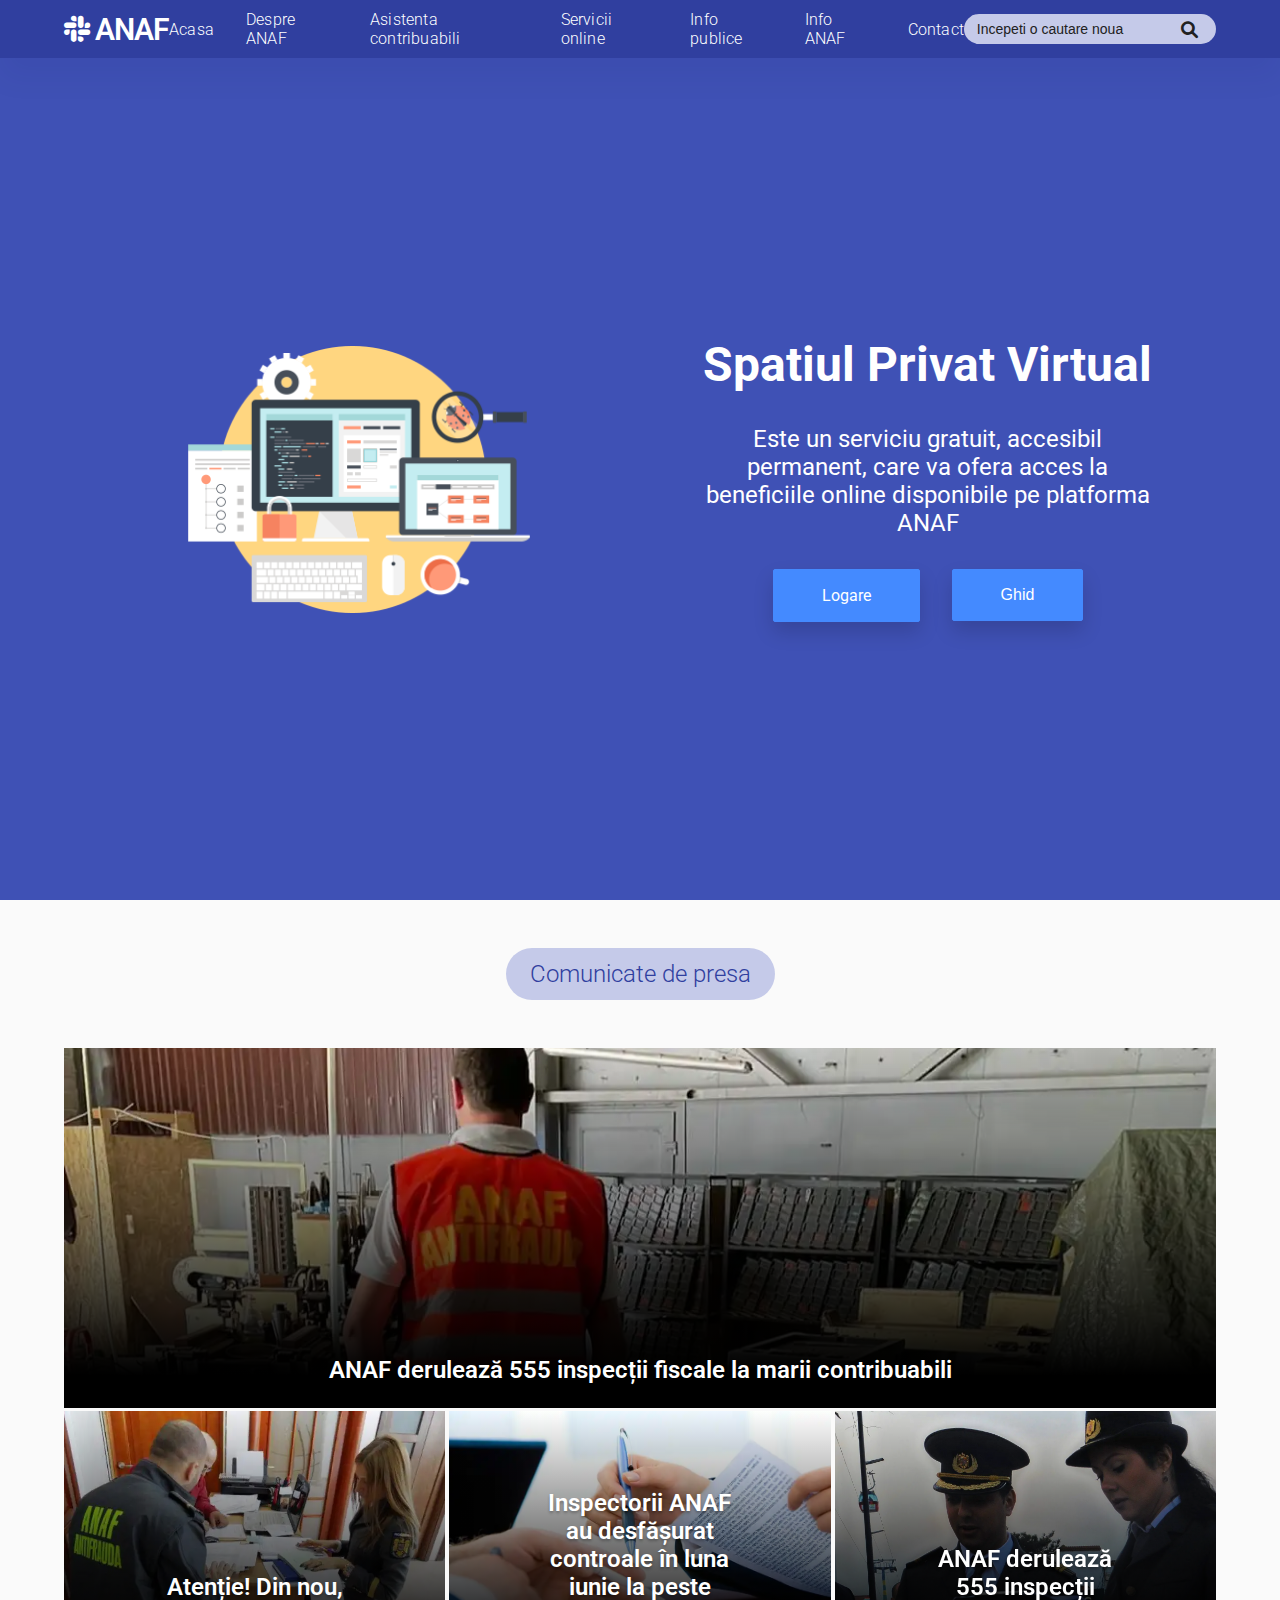
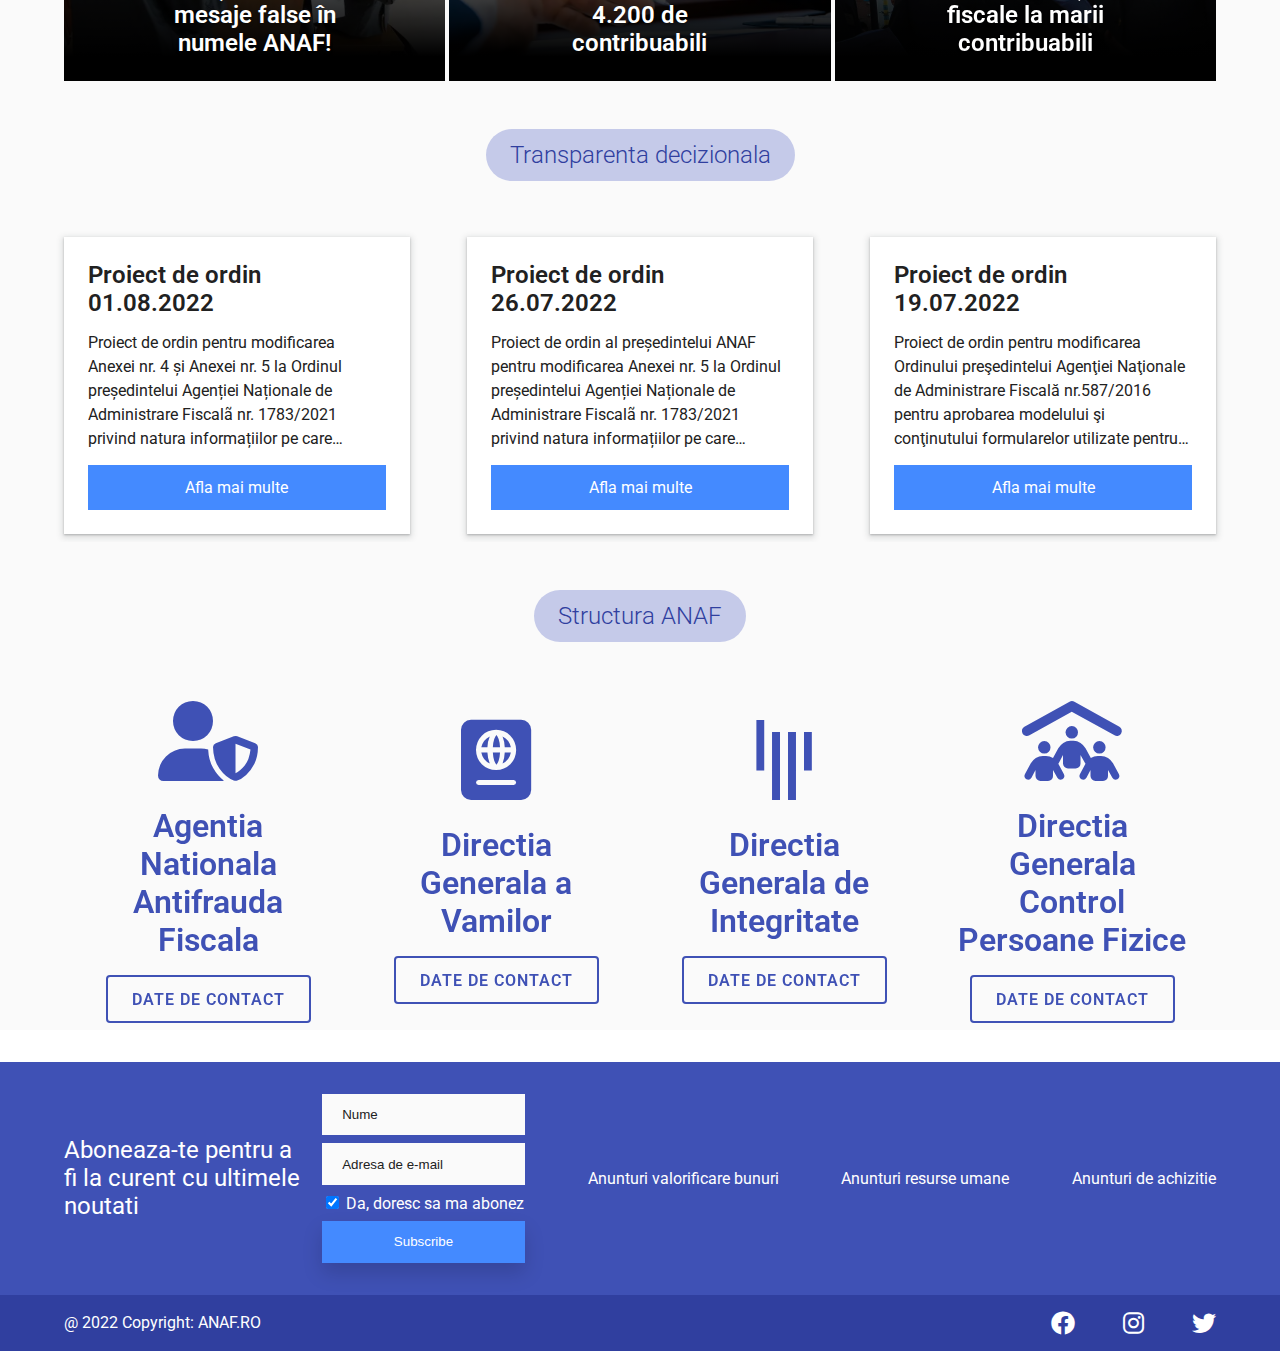
<file: index.html>
<!DOCTYPE html>
<html lang="en">
<head>
    <meta charset="UTF-8">
    <meta http-equiv="X-UA-Compatible" content="IE=edge">
    <meta name="viewport" content="width=device-width minimum-scale=1.0 maximum-scale=1.0 user-scalable=no">
    <meta name="description" content="Agentia Nationala de Anti Frauda">
    <meta name="theme-color" content="#303F9F">
    <title>Agentia Nationala de Anti Frauda</title>
    <link href="./css/mystyle.css" rel="stylesheet">
    <link href="./css/all.css" rel="stylesheet">
    <script src="https://code.jquery.com/jquery-3.6.0.slim.js" integrity="sha256-HwWONEZrpuoh951cQD1ov2HUK5zA5DwJ1DNUXaM6FsY=" crossorigin="anonymous"></script>
</head>
<body class="flex-column-center">
  <main class="width-100 flex-column-center">
    <header class="width-100">
      <nav>
        <div class="menu-icon">
          <span class="fas fa-bars"></span>
       </div>
       <div class="logo">
         <i class="fa-brands fa-slack"></i>
          ANAF
       </div>
       <div class="nav-items">
          <li><a href="./index.html">Acasa</a></li>
          <li><a href="#">Despre ANAF</a></li>
          <li><a href="#">Asistenta contribuabili</a></li>
          <li><a href="#">Servicii online</a></li>
          <li><a href="#">Info publice</a></li>
          <li><a href="#">Info ANAF</a></li>
          <li><a href="#">Contact</a></li>
       </div>
       <div class="search-icon">
          <span class="fas fa-search"></span>
       </div>
       <div class="cancel-icon">
          <span class="fas fa-times"></span>
       </div>
       <form action="#">
          <input type="search" class="search-data" placeholder="Incepeti o cautare noua" required>
          <button type="submit" class="fas fa-search"></button>
       </form>
     </nav>
    </header>
    <div class="section-primary width-100">
      <div class="spv width-100 flex-row-center">
        <div class="spv-img flex-row-center">
          <img class="width-100" src="./img/spv.webp" alt="Poza Spatiul Privat Virtual">
        </div>

        <div class="spv-text">
          <h1 class="width-80">Spatiul Privat Virtual</h1>
          <p class="width-80">Este un serviciu gratuit, accesibil permanent, care va ofera acces la beneficiile online disponibile pe platforma ANAF</p>
          <div class="spv-buttons flex-row-between">
            <div class="modal-container">
              <details>
                <summary>
                  <div class="spv-btn" name="login" aria-label="Login to your account">
                    Logare
                  </div>
                  <div class="details-modal-overlay"></div>
                </summary>
                <div class="details-modal">
                  <div class="details-modal-close">
                    <svg xmlns="http://www.w3.org/2000/svg" width="14" height="14" viewBox="0 0 14 14" fill="none">
                      <path fill-rule="evenodd" clip-rule="evenodd" d="M13.7071 1.70711C14.0976 1.31658 14.0976 0.683417 13.7071 0.292893C13.3166 -0.0976311 12.6834 -0.0976311 12.2929 0.292893L7 5.58579L1.70711 0.292893C1.31658 -0.0976311 0.683417 -0.0976311 0.292893 0.292893C-0.0976311 0.683417 -0.0976311 1.31658 0.292893 1.70711L5.58579 7L0.292893 12.2929C-0.0976311 12.6834 -0.0976311 13.3166 0.292893 13.7071C0.683417 14.0976 1.31658 14.0976 1.70711 13.7071L7 8.41421L12.2929 13.7071C12.6834 14.0976 13.3166 14.0976 13.7071 13.7071C14.0976 13.3166 14.0976 12.6834 13.7071 12.2929L8.41421 7L13.7071 1.70711Z" fill="black" />
                    </svg>
                  </div>
                  <div class="details-modal-title">
                    <h1>Spatiul Privat Virtual</h1>
                  </div>
                  <div class="details-modal-content">
                    <form id="modal-login-form" action="#">
                      <input type="email" id="modal-email" placeholder="Adresa de e-mail" name="Email" required>
                      <input type="password" id="modal-password" placeholder="Parola" name="password" required>
                      <input type="submit" id="modal-submit" value="Logare">
                    </form>
                  </div>
                </div>
              </details>
            </div>
            <button class="spv-btn" name="tutorial" aria-label="Tutorial for how to use SPV">
              Ghid
            </button>
          </div>
        </div>

      </div>
    </div>

    <div class="section-secondary width-100" id="section2">
      <div class="section-title">Comunicate de presa</div>
      <div class="cards-container width-100">

        <div class="card">
          <a href="./post.html" class="card-background center">
            <img class="card-background-img" src="./img/fabrica.webp">
          </a>
          <div class="card-title">ANAF derulează 555 inspecții fiscale la marii contribuabili</div>
        </div>

        <div class="card2">
          <a href="./post.html" class="card-background2">
            <img class="card-background-img2" src="./img/frauda.webp">
          </a>
          <div class="card-title2">Atenție! Din nou, mesaje false în numele ANAF!</div>
        </div>

        <div class="card3">
          <a href="./post.html" class="card-background3">
            <img class="card-background-img3" src="./img/fiscal.webp">
          </a>
          <div class="card-title3">Inspectorii ANAF au desfășurat controale în luna iunie la peste 4.200 de contribuabili</div>
        </div>

        <div class="card4">
          <a href="./post.html" class="card-background4">
            <img class="card-background-img4" src="./img/inspectie.webp">
          </a>
          <div class="card-title4">ANAF derulează 555 inspecții fiscale la marii contribuabili</div>
        </div>

      </div>
    </div>

    <div class="section-secondary width-100" id="section3">
      <div class="section-title">Transparenta decizionala</div>
      <div class="box-container width-100 flex-row-between">

        <div class="box">
          <div class="box-title">Proiect de ordin 01.08.2022</div>
          <div class="box-content">
            <div class="box-p">
              Proiect de ordin pentru modificarea Anexei nr. 4 și Anexei nr. 5 la Ordinul președintelui Agenției Naționale de Administrare Fiscalã nr. 1783/2021 privind natura informațiilor pe care contribuabilul/plãtitorul trebuie sã le declare prin fișierul standard de control fiscal, modelul de raportare, procedura și condițiile de transmitere, precum și termenele de transmitere și data/datele de la care categoriile de contribuabili/plãtitori sunt obligate sã transmitã fișierul standard de control fiscal.            </div>
          </div>
          <a href="./post.html" class="box-btn">Afla mai multe</a>
        </div>
        <div class="box">

          <div class="box-title">Proiect de ordin 26.07.2022</div>
          <div class="box-content">
            <div class="box-p">
              Proiect de ordin al președintelui ANAF pentru modificarea Anexei nr. 5 la Ordinul președintelui Agenției Naționale de Administrare Fiscalã nr. 1783/2021 privind natura informațiilor pe care contribuabilul/plãtitorul trebuie sã le declare prin fișierul standard de control fiscal, modelul de raportare, procedura și condițiile de transmitere, precum și termenele de transmitere și data/datele de la care categoriile de contribuabili/plãtitori sunt obligate sã transmit fișierul standard de control fiscal            </div>
          </div>
          <a href="./post.html" class="box-btn">Afla mai multe</a>
        </div>
        <div class="box">

          <div class="box-title">Proiect de ordin 19.07.2022</div>
          <div class="box-content">
            <div class="box-p">
              Proiect de ordin pentru modificarea Ordinului preşedintelui Agenţiei Naţionale de Administrare Fiscală nr.587/2016 pentru aprobarea modelului şi conţinutului formularelor utilizate pentru declararea impozitelor şi taxelor cu regim de stabilire prin autoimpunere sau reţinere la sursă            </div>
          </div>
          <a href="./post.html" class="box-btn">Afla mai multe</a>
        </div>
      </div>
    </div>

    <div class="section-secondary width-100" id="section4">
      <div class="section-title">Structura ANAF</div>
      <div class="wrapper">

        <div class="section4-card">
          <input type="checkbox" id="card1" class="more" aria-hidden="true">
          <div class="content">
            <div class="front">
              <div class="inner">
                <div class="icon">
                  <i class="fa-solid fa-user-shield"></i>
                </div>
                <div class="name">
                  Agentia Nationala Antifrauda Fiscala
                </div>
                <label for="card1" class="button" aria-hidden="true">
                  Date de contact
                </label>
              </div>
            </div>
            <div class="back">
              <div class="inner">
                <div class="phone">
                  <i class="fa-solid fa-phone"></i>
                  <a href="#">031400400</a>
                </div>
                <div class="adress">
                  <i class="fa-solid fa-location-dot"></i>
                  <a href="#">Nume adresa nr. 100</a>
                </div>
                <label for="card1" class="button return" aria-hidden="true">
                  <i class="fas fa-arrow-left"></i>
                </label>
              </div>
            </div>
          </div>
        </div>

        <div class="section4-card">
          <input type="checkbox" id="card2" class="more" aria-hidden="true">
          <div class="content">
            <div class="front">
              <div class="inner">
                <div class="icon">
                  <i class="fa-solid fa-passport"></i>
                </div>
                <div class="name">
                  Directia Generala a Vamilor
                </div>
                <label for="card2" class="button" aria-hidden="true">
                  Date de contact
                </label>
              </div>
            </div>
            <div class="back">
              <div class="inner">
                <div class="phone">
                  <i class="fa-solid fa-phone"></i>
                  <a href="#">031400400</a>
                </div>
                <div class="adress">
                  <i class="fa-solid fa-location-dot"></i>
                  <a href="#">Nume adresa nr. 100</a>
                </div>
                <label for="card2" class="button return" aria-hidden="true">
                  <i class="fas fa-arrow-left"></i>
                </label>
              </div>
            </div>
          </div>
        </div>

        <div class="section4-card">
          <input type="checkbox" id="card3" class="more" aria-hidden="true">
          <div class="content">
            <div class="front">
              <div class="inner">
                <div class="icon">
                  <i class="fa-brands fa-gitter"></i>
                </div>
                <div class="name">
                  Directia Generala de Integritate
                </div>
                <label for="card3" class="button" aria-hidden="true">
                  Date de contact
                </label>
              </div>
            </div>
            <div class="back">
              <div class="inner">
                <div class="phone">
                  <i class="fa-solid fa-phone"></i>
                  <a href="#">031400400</a>
                </div>
                <div class="adress">
                  <i class="fa-solid fa-location-dot"></i>
                  <a href="#">Nume adresa nr. 100</a>
                </div>
                <label for="card3" class="button return" aria-hidden="true">
                  <i class="fas fa-arrow-left"></i>
                </label>
              </div>
            </div>
          </div>
        </div>

        <div class="section4-card">
          <input type="checkbox" id="card4" class="more" aria-hidden="true">
          <div class="content">
            <div class="front">
              <div class="inner">
                <div class="icon">
                  <i class="fa-solid fa-people-roof"></i>
                </div>
                <div class="name">
                  Directia Generala Control Persoane Fizice
                </div>
                <label for="card4" class="button" aria-hidden="true">
                  Date de contact
                </label>
              </div>
            </div>
            <div class="back">
              <div class="inner">
                <div class="phone">
                  <i class="fa-solid fa-phone"></i>
                  <a href="#">031400400</a>
                </div>
                <div class="adress">
                  <i class="fa-solid fa-location-dot"></i>
                  <a href="#">Nume adresa nr. 100</a>
                </div>
                <label for="card4" class="button return" aria-hidden="true">
                  <i class="fas fa-arrow-left"></i>
                </label>
              </div>
            </div>
          </div>
        </div>
      </div>

      <div class="mobile-accordion">
        <div class="col">
          <div class="tabs">
            <div class="tab">
              <input type="radio" id="rd1" name="rd">
              <label class="tab-label" for="rd1">Agentia Nationala Antifrauda Fiscala</label>
              <div class="tab-content">
                <div class="accordion-phone">
                  <i class="fa-solid fa-phone"></i>
                  <a href="#">031400400</a>
                </div>
                <div class="accordion-adress">
                  <i class="fa-solid fa-location-dot"></i>
                  <a href="#">Nume adresa nr. 100</a>
                </div>              </div>
            </div>
            <div class="tab">
              <input type="radio" id="rd2" name="rd">
              <label class="tab-label" for="rd2">Directia Generala a Vamilor</label>
              <div class="tab-content">
                <div class="accordion-phone">
                  <i class="fa-solid fa-phone"></i>
                  <a href="#">031400400</a>
                </div>
                <div class="accordion-adress">
                  <i class="fa-solid fa-location-dot"></i>
                  <a href="#">Nume adresa nr. 100</a>
                </div>                
              </div>
            </div>
            <div class="tab">
              <input type="radio" id="rd3" name="rd">
              <label class="tab-label" for="rd3">Directia Generala de Integritate</label>
              <div class="tab-content">
                <div class="accordion-phone">
                  <i class="fa-solid fa-phone"></i>
                  <a href="#">031400400</a>
                </div>
                <div class="accordion-adress">
                  <i class="fa-solid fa-location-dot"></i>
                  <a href="#">Nume adresa nr. 100</a>
                </div>              
              </div>
            </div>
            <div class="tab">
              <input type="radio" id="rd4" name="rd">
              <label class="tab-label" for="rd4">Directia Generala Control Persoane Fizice</label>
              <div class="tab-content">
                <div class="accordion-phone">
                  <i class="fa-solid fa-phone"></i>
                  <a href="#">031400400</a>
                </div>
                <div class="accordion-adress">
                  <i class="fa-solid fa-location-dot"></i>
                  <a href="#">Nume adresa nr. 100</a>
                </div>                
              </div>
            </div>
            <div class="tab">
              <input type="radio" id="rd5" name="rd">
              <label for="rd5" class="tab-close">Inchide &times;</label>
            </div>
          </div>
        </div>
      </div>
    </div>

  </main>

  <footer>
    <div class="footer-first">
      <div class="footer-content">
        <div class="footer-content-title">
          Aboneaza-te pentru a fi la curent cu ultimele noutati
        </div>
        <form id="subscribe-form" action="#">
          <input type="text" id="name" placeholder="Nume" name="Nume" required>
          <input type="email" id="email" placeholder="Adresa de e-mail" name="Email" required>
          <label>
            <input type="checkbox" checked="checked" name="subscribe">
            Da, doresc sa ma abonez
          </label>
          <input type="submit" id="submit" value="Subscribe">
        </form>
      </div>
      <div class="footer-links">
        <a href="#">Anunturi valorificare bunuri</a>
      </div>
      <div class="footer-links">
        <a href="#">Anunturi resurse umane</a>
      </div>
      <div class="footer-links">
        <a href="#">Anunturi de achizitie</a>
      </div>
    </div>
    <div class="footer-second">
      <div class="footer-copyright">
        @ 2022 Copyright: ANAF.RO
      </div>
      <div class="footer-social">
        <i class="fa-brands fa-facebook"></i>
        <i class="fa-brands fa-instagram"></i>
        <i class="fa-brands fa-twitter"></i>
      </div>
    </div>
  </footer>

  <script src="./js/myscripts.js"></script>
</body>
</html>
</file>
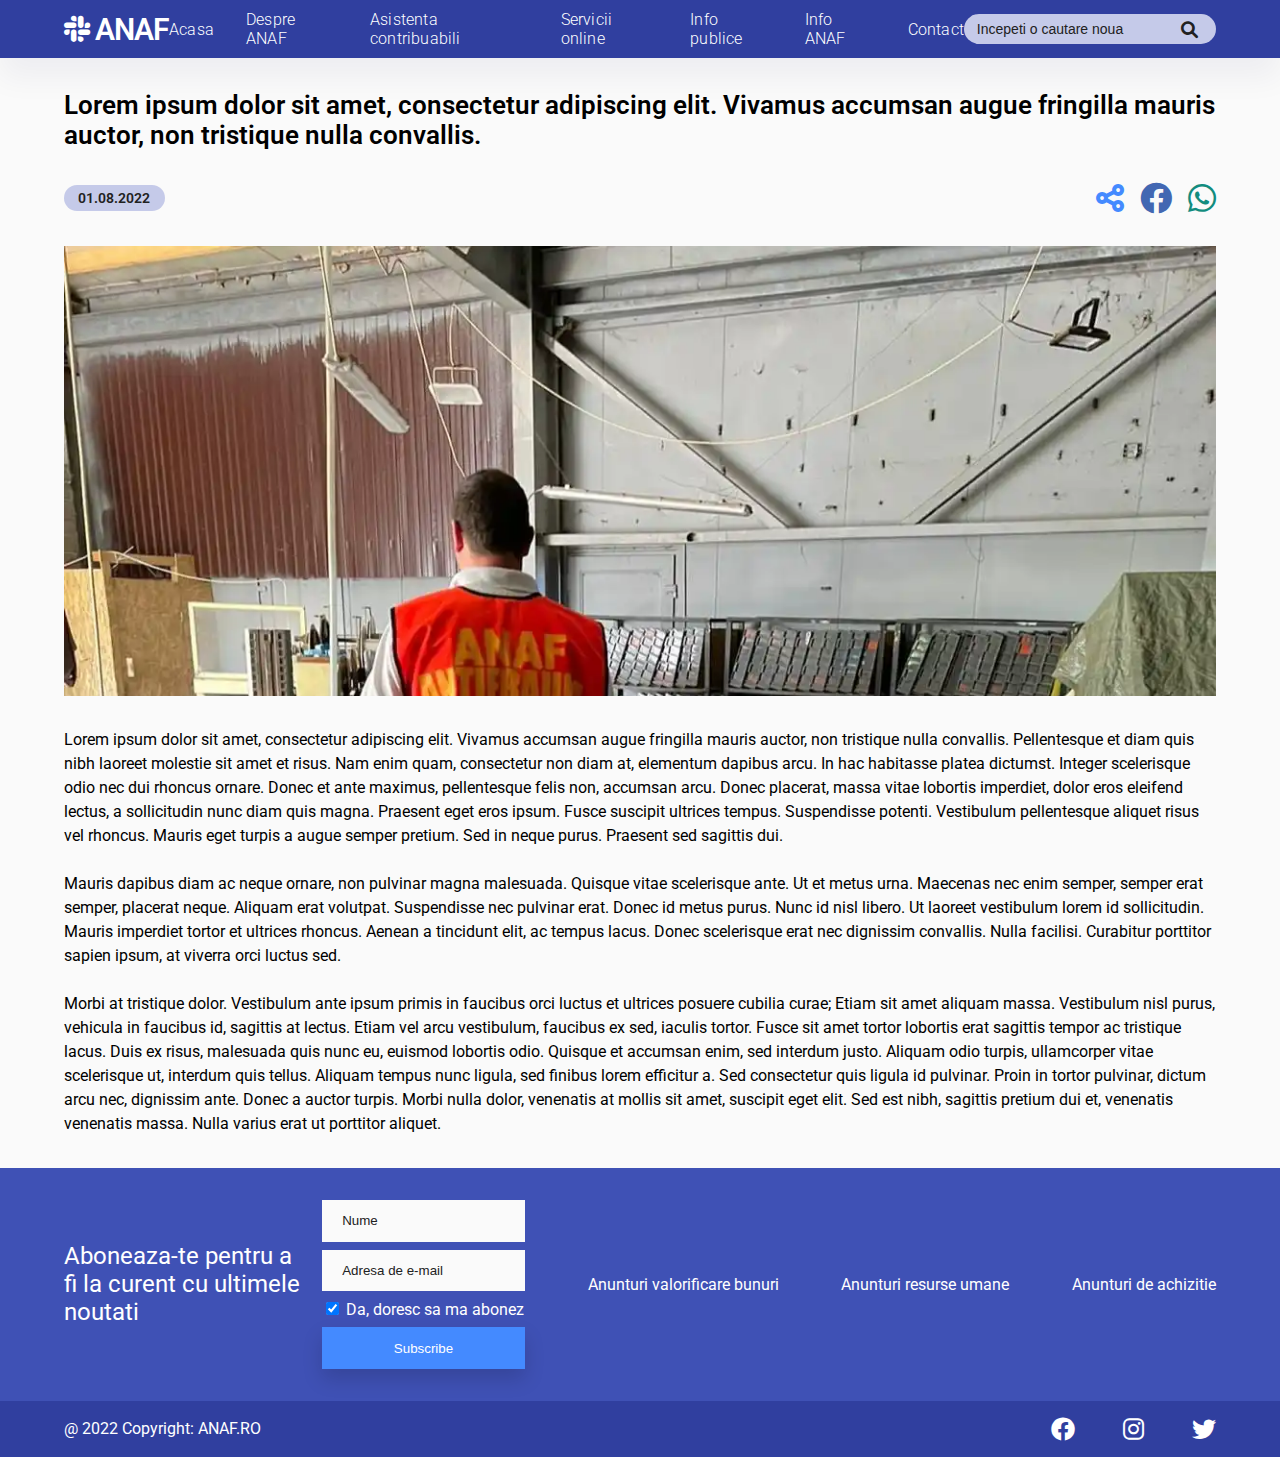
<file: post.html>
<!DOCTYPE html>
<html lang="en">
<head>
    <meta charset="UTF-8">
    <meta http-equiv="X-UA-Compatible" content="IE=edge">
    <meta name="viewport" content="width=device-width minimum-scale=1.0 maximum-scale=1.0 user-scalable=no">
    <meta name="description" content="Agentia Nationala de Anti Frauda">
    <meta name="theme-color" content="#303F9F">
    <title>Agentia Nationala de Anti Frauda</title>
    <link href="./css/mystyle.css" rel="stylesheet">
    <link href="./css/all.css" rel="stylesheet">
    <script src="https://code.jquery.com/jquery-3.6.0.slim.js" integrity="sha256-HwWONEZrpuoh951cQD1ov2HUK5zA5DwJ1DNUXaM6FsY=" crossorigin="anonymous"></script>
</head>
<body class="flex-column-center">
  <main class="width-100 flex-column-center">

    <header class="width-100">
      <nav>
        <div class="menu-icon">
          <span class="fas fa-bars"></span>
       </div>
       <div class="logo">
         <i class="fa-brands fa-slack"></i>
          ANAF
       </div>
       <div class="nav-items">
          <li><a href="./index.html">Acasa</a></li>
          <li><a href="#">Despre ANAF</a></li>
          <li><a href="#">Asistenta contribuabili</a></li>
          <li><a href="#">Servicii online</a></li>
          <li><a href="#">Info publice</a></li>
          <li><a href="#">Info ANAF</a></li>
          <li><a href="#">Contact</a></li>
       </div>
       <div class="search-icon">
          <span class="fas fa-search"></span>
       </div>
       <div class="cancel-icon">
          <span class="fas fa-times"></span>
       </div>
       <form action="#">
          <input type="search" class="search-data" placeholder="Incepeti o cautare noua" required>
          <button type="submit" class="fas fa-search"></button>
       </form>
     </nav>
    </header>

    <div class="section-secondary width-100" id="post-page">
      <div class="post-title width-100">Lorem ipsum dolor sit amet, consectetur adipiscing elit. Vivamus accumsan augue fringilla mauris auctor, non tristique nulla convallis.</div>
      <div class="post-details">
        <div class="post-date">
          01.08.2022
        </div>
        <div class="share-social">
          <i class="fa-solid fa-share-nodes"></i>
          <i class="fa-brands fa-facebook"></i>
          <i class="fa-brands fa-whatsapp"></i>
        </div>
      </div>
      <div class="post-img width-100">
        <img class="width-100" src="./img/fabrica.webp">
      </div>
      <div class="post-text width-100">
        Lorem ipsum dolor sit amet, consectetur adipiscing elit. Vivamus accumsan augue fringilla mauris auctor, non tristique nulla convallis. Pellentesque et diam quis nibh laoreet molestie sit amet et risus. Nam enim quam, consectetur non diam at, elementum dapibus arcu. In hac habitasse platea dictumst. Integer scelerisque odio nec dui rhoncus ornare. Donec et ante maximus, pellentesque felis non, accumsan arcu. Donec placerat, massa vitae lobortis imperdiet, dolor eros eleifend lectus, a sollicitudin nunc diam quis magna. Praesent eget eros ipsum. Fusce suscipit ultrices tempus. Suspendisse potenti. Vestibulum pellentesque aliquet risus vel rhoncus. Mauris eget turpis a augue semper pretium. Sed in neque purus. Praesent sed sagittis dui.
        <br>
        <br>
        Mauris dapibus diam ac neque ornare, non pulvinar magna malesuada. Quisque vitae scelerisque ante. Ut et metus urna. Maecenas nec enim semper, semper erat semper, placerat neque. Aliquam erat volutpat. Suspendisse nec pulvinar erat. Donec id metus purus. Nunc id nisl libero. Ut laoreet vestibulum lorem id sollicitudin. Mauris imperdiet tortor et ultrices rhoncus. Aenean a tincidunt elit, ac tempus lacus. Donec scelerisque erat nec dignissim convallis. Nulla facilisi. Curabitur porttitor sapien ipsum, at viverra orci luctus sed.
        <br>
        <br>
        Morbi at tristique dolor. Vestibulum ante ipsum primis in faucibus orci luctus et ultrices posuere cubilia curae; Etiam sit amet aliquam massa. Vestibulum nisl purus, vehicula in faucibus id, sagittis at lectus. Etiam vel arcu vestibulum, faucibus ex sed, iaculis tortor. Fusce sit amet tortor lobortis erat sagittis tempor ac tristique lacus. Duis ex risus, malesuada quis nunc eu, euismod lobortis odio. Quisque et accumsan enim, sed interdum justo. Aliquam odio turpis, ullamcorper vitae scelerisque ut, interdum quis tellus. Aliquam tempus nunc ligula, sed finibus lorem efficitur a. Sed consectetur quis ligula id pulvinar. Proin in tortor pulvinar, dictum arcu nec, dignissim ante. Donec a auctor turpis. Morbi nulla dolor, venenatis at mollis sit amet, suscipit eget elit. Sed est nibh, sagittis pretium dui et, venenatis venenatis massa. Nulla varius erat ut porttitor aliquet.
      </div>
    </div>

  </main>

  <footer>
    <div class="footer-first">
      <div class="footer-content">
        <div class="footer-content-title">
          Aboneaza-te pentru a fi la curent cu ultimele noutati
        </div>
        <form id="subscribe-form" action="#">
          <input type="text" id="name" placeholder="Nume" name="Nume" required>
          <input type="email" id="email" placeholder="Adresa de e-mail" name="Email" required>
          <label>
            <input type="checkbox" checked="checked" name="subscribe">
            Da, doresc sa ma abonez
          </label>
          <input type="submit" id="submit" value="Subscribe">
        </form>
      </div>
      <div class="footer-links">
        <a href="#">Anunturi valorificare bunuri</a>
      </div>
      <div class="footer-links">
        <a href="#">Anunturi resurse umane</a>
      </div>
      <div class="footer-links">
        <a href="#">Anunturi de achizitie</a>
      </div>
    </div>
    <div class="footer-second">
      <div class="footer-copyright">
        @ 2022 Copyright: ANAF.RO
      </div>
      <div class="footer-social">
        <i class="fa-brands fa-facebook"></i>
        <i class="fa-brands fa-instagram"></i>
        <i class="fa-brands fa-twitter"></i>
      </div>
    </div>
  </footer>

  <script src="./js/myscripts.js"></script>
</body>
</html>
</file>
<file: css/mystyle.css>
@import url("https://fonts.googleapis.com/css2?family=Roboto&display=swap");

:root {
  --primary-color: #3f51b5;
  --light-primary-color: #c5cae9;
  --dark-primary-color: #303f9f;
  --text-icons: #ffffff;
  --accent-color: #448aff;
  --bg-primary-color: #fafafa;
  --primary-text: #212121;
  --secondary-text: #757575;
  --divider-color: #bdbdbd;
  --box-shadow: 0px 10px 20px 0px rgba(0, 0, 0, 0.15);
  --standard-transition: all 0.3s ease;
}

*,
*::after,
*::before {
  box-sizing: border-box;
  text-decoration: none;
  list-style-type: none;
}

html {
  height: -webkit-fill-available;
}

html,
body {
  padding: 0;
  margin: 0;
  font-family: "Roboto", sans-serif;
}

main {
  background-color: var(--white-color);
}

header {
  position: sticky;
  top: 0;
  z-index: 999;
  transition: var(--standard-transition);
  -webkit-box-shadow: 0 20px 30px 0 rgba(28, 9, 80, 0.05);
  -moz-box-shadow: 0 20px 30px 0 rgba(28, 9, 80, 0.05);
  box-shadow: 0 20px 30px 0 rgba(28, 9, 80, 0.05);
}

/* Defined classes */
.width-100 {
  width: 100%;
}

.width-80 {
  width: 80%;
}

.flex-row-between {
  display: flex;
  justify-content: space-between;
  align-items: center;
}

.flex-row-center {
  display: flex;
  justify-content: center;
  align-items: center;
}

.flex-column-center {
  display: flex;
  flex-direction: column;
  justify-content: center;
  align-items: center;
}
/* Defined classes */

/*Navigation bar start here*/
.menushadow {
  -webkit-box-shadow: 0 20px 30px 0 rgba(28, 9, 80, 0.05);
  -moz-box-shadow: 0 20px 30px 0 rgba(28, 9, 80, 0.05);
  box-shadow: 0 20px 30px 0 rgba(28, 9, 80, 0.05);
}

nav {
  background: var(--dark-primary-color);
  display: flex;
  justify-content: center;
  align-items: center;
  flex-wrap: wrap;
  padding: 10px 4em;
}

.logo {
  color: var(--text-icons);
  font-size: 30px;
  font-weight: 600;
  letter-spacing: -1px;
}

nav .nav-items {
  display: flex;
  justify-content: center;
  align-items: center;
  gap: 2em;
  flex: 1;
}

nav .nav-items li a {
  color: var(--text-icons);
  font-size: 1em;
  letter-spacing: 0.2px;
  font-weight: 300;
  text-decoration: none;
}

nav form {
  display: flex;
  justify-content: space-evenly;
  align-items: center;
  height: 30px;
  min-width: 18% !important;
  padding: 2px;
  background-color: var(--light-primary-color);
  border-radius: 10em;
}

nav form .search-data {
  width: 80%;
  height: 100%;
  padding: 0 10px;
  color: var(--primary-text);
  font-size: 14px;
  border: none;
  border-radius: 10em;
  outline: none;
  font-weight: 500;
  background-color: transparent;
  z-index: 1;
}

nav form .search-data::placeholder {
  color: var(--primary-text);
}

nav form button {
  padding: 0 15px;
  color: var(--primary-text);
  font-size: 17px;
  background: transparent;
  border: none;
  border-radius: 2px;
  cursor: pointer;
}

nav form button:hover {
  color: var(--primary-text);
}

nav .menu-icon,
nav .cancel-icon,
nav .search-icon {
  width: 40px;
  text-align: center;
  margin: 0 50px;
  font-size: 18px;
  color: var(--text-icons);
  cursor: pointer;
  display: none;
}

nav .menu-icon span,
nav .cancel-icon,
nav .search-icon {
  display: none;
}

@media (max-width: 1140px) {
  nav {
    padding: 0.7em 0;
  }

  nav form {
    height: 36px;
  }

  nav .logo {
    flex: 2;
    text-align: center;
  }
  nav .nav-items {
    position: fixed;
    z-index: 99;
    top: 3.5em;
    width: 100%;
    left: -100%;
    height: 100%;
    padding: 10px 50px 0 50px;
    text-align: center;
    background: var(--dark-primary-color);
    display: inline-block;
    transition: left 0.3s ease;
  }

  nav .nav-items.active {
    left: 0px;
  }

  nav .nav-items li {
    line-height: 40px;
    margin: 30px 0;
    padding: 0;
  }

  nav .nav-items li a {
    color: var(--text-icons);
    font-size: 20px;
  }

  nav form .search-data {
    background: var(--light-primary-color);
    color: var(--primary-text);
  }

  nav form {
    width: 100%;
    position: absolute;
    top: 70px;
    opacity: 0;
    pointer-events: none;
    transition: top 0.3s ease, opacity 0.1s ease;
  }

  nav form.active {
    opacity: 1;
    pointer-events: auto;
    left: 0;
    width: 100%;
  }

  nav form:after {
    position: absolute;
    content: "";
    height: 61px;
    padding: 2px;
    background: var(--dark-primary-color);
    min-width: 100vw;
    z-index: 0;
    transform: traslateY(-50%);
  }

  nav form button {
    color: var(--text-icons);
    z-index: 1;
  }

  nav form button:hover {
    color: var(--text-icons);
  }

  nav .menu-icon {
    display: block;
  }

  nav .search-icon,
  nav .menu-icon span {
    display: block;
  }
  nav .menu-icon span.hide,
  nav .search-icon.hide {
    display: none;
  }

  nav .cancel-icon.show {
    display: block;
  }
}

nav .logo.space {
  color: var(--text-icons);
  padding: 0 5px 0 0;
}

@media (max-width: 980px) {
  nav .menu-icon,
  nav .cancel-icon,
  nav .search-icon {
    margin: 0 20px;
  }
}

@media (max-width: 350px) {
  nav .menu-icon,
  nav .cancel-icon,
  nav .search-icon {
    margin: 0 10px;
    font-size: 16px;
  }
}
/*Navigation bar end here*/
.section-primary {
  display: flex;
  flex-direction: column;
  justify-content: center;
  align-items: center;
  height: calc(100vh - 3.65em);
  min-height: -webkit-fill-available;
}

.spv {
  height: 100%;
  padding: 0 4em;
  background: var(--primary-color);
}

.spv-text {
  display: flex;
  flex-direction: column;
  justify-content: center;
  align-items: center;
  gap: 2em;
  width: 50%;
}

.spv-text h1,
p {
  margin: 0;
  text-align: center;
  color: var(--text-icons);
}

.spv-text h1 {
  font-size: 3em;
}

.spv-text p {
  font-size: 1.5em;
}

.spv-img {
  width: 50%;
  overflow: hidden;
}

.spv-buttons {
  gap: 2em;
}

.spv-btn {
  font-size: 1em;
  padding: 1em 3em;
  outline: none;
  border: 1px solid var(--accent-color);
  border-radius: 2px 2px 2px 2px;
  background-color: var(--accent-color);
  color: var(--text-icons);
  box-shadow: var(--box-shadow);
  transition: all 0.2s cubic-bezier(0.22, 0.61, 0.36, 1);
}

.spv-btn:active {
  border: 4px solid #6da2ff;
  transform: scale(1.05);
}

.section-secondary {
  display: flex;
  flex-direction: column;
  justify-content: center;
  align-items: center;
  background-color: var(--bg-primary-color);
  padding: 0 4em;
}

.section-title {
  font-size: 1.5em;
  font-weight: 300;
  text-align: center;
  padding: 0.5em 1em;
  margin: 2em;
  border-radius: 10em;
  color: var(--dark-primary-color);
  background: var(--light-primary-color);
}

/*Modal button start here*/
.details-modal {
  background: #ffffff;
  border-radius: 0.5em;
  box-shadow: 0 10px 20px rgba(0, 0, 0, 0.2);
  left: 50%;
  max-width: 90%;
  pointer-events: none;
  position: absolute;
  top: 50%;
  transform: translate(-50%, -50%);
  width: 30em;
  text-align: left;
  max-height: 90vh;
  display: flex;
  flex-direction: column;
}

.details-modal .details-modal-close {
  align-items: center;
  color: var(--primary-text);
  display: flex;
  height: 4.5em;
  justify-content: center;
  pointer-events: none;
  position: absolute;
  right: 0;
  top: 0;
  width: 4.5em;
}

.details-modal .details-modal-close svg {
  display: block;
}

.details-modal .details-modal-title {
  display: flex;
  justify-content: flex-start;
  align-items: center;
  color: var(--primary-text);
  padding: 1.5em 2em;
  pointer-events: all;
  position: relative;
  width: calc(100% - 4.5em);
}

.details-modal .details-modal-title h1 {
  font-size: 1.25rem;
  font-weight: 600;
  line-height: normal;
}

.details-modal .details-modal-content {
  border-top: 1px solid #e0e0e0;
  padding: 2em;
  pointer-events: all;
  overflow: auto;
}

.details-modal-overlay {
  transition: opacity 0.2s ease-out;
  pointer-events: none;
  background: rgba(15, 23, 42, 0.8);
  position: fixed;
  opacity: 0;
  bottom: 0;
  right: 0;
  left: 0;
  top: 0;
}

details[open] .details-modal-overlay {
  pointer-events: all;
  opacity: 1;
}

details summary {
  list-style: none;
}

details summary:focus {
  outline: none;
}

details summary::-webkit-details-marker {
  display: none;
}

.modal-container {
  text-align: center;
  color: var(--primary-text);
}

.details-modal-title h1,
.details-modal-content p {
  color: var(--primary-text);
}

#modal-login-form {
  width: 100%;
  display: flex;
  flex-direction: column;
  justify-content: center;
  align-items: flex-start;
  gap: 0.5em;
  color: var(--text-icons);
}

#modal-name,
#modal-email,
#modal-password {
  width: 100%;
  background-color: var(--light-primary-color);
  border: none;
  outline: none;
  padding: 1em 1.5em;
}

#modal-name::placeholder,
#modal-email::placeholder,
#modal-password::placeholder {
  color: var(--primary-text);
}

#modal-submit {
  width: 100%;
  padding: 1em 1.5em;
  border: none;
  color: var(--text-icons);
  background-color: var(--accent-color);
}
/*Modal button end here*/

/*Section no. 2 design start here*/
.cards-container {
  display: flex;
  justify-content: space-between;
  align-items: center;
  flex-wrap: wrap;
  gap: 0.2em;
}

.card {
  height: 40vh;
  width: 100%;
  display: flex;
  justify-content: center;
  align-items: flex-end;
  cursor: pointer;
  transition: var(--standard-transition);
}

.card2,
.card3,
.card4 {
  height: 30vh;
  width: 33.1%;
  display: flex;
  justify-content: center;
  align-items: flex-end;
  cursor: pointer;
  transition: var(--standard-transition);
}

.card-background,
.card-background2,
.card-background3,
.card-background4 {
  height: 100%;
  width: 100%;
  display: inline-block;
  position: relative;
  overflow: hidden;
  background: var(--text-icons);
  transition: var(--standard-transition);
}

.card-background::after,
.card-background2::after,
.card-background3::after,
.card-background4::after {
  content: "";
  position: absolute;
  top: 0;
  right: 0;
  bottom: 0;
  left: 0;
  background: rgb(0, 0, 0);
  background: linear-gradient(
    0deg,
    rgba(0, 0, 0, 1) 9%,
    rgba(213, 215, 217, 0) 100%
  );
}

.card-background-img,
.card-background-img2,
.card-background-img3,
.card-background-img4 {
  height: 100%;
  width: 100%;
  object-fit: cover;
  opacity: 1;
  -webkit-transition: var(--standard-transition);
  transition: var(--standard-transition);
}

.card-title,
.card-title2,
.card-title3,
.card-title4 {
  position: absolute;
  font-size: 1.5em;
  font-weight: 600;
  color: var(--text-icons);
  text-shadow: 0 2px 3px rgba(0, 0, 0, 0.3);
  margin: 1em;
  text-align: center;
  transition: var(--standard-transition);
}

.card-title2,
.card-title3,
.card-title4 {
  width: 15%;
}

.card-background-hover {
  opacity: 1;
  filter: brightness(130%);
}

.card-title-hover {
  color: var(--text-icons);
}
/*Section no. 2 design end here*/

/*Section 3 design start here*/
.box-container {
  gap: 2em;
  margin: 0.5em 0;
}

.box {
  height: 33vh;
  width: 30%;
  display: flex;
  flex-direction: column;
  justify-content: space-between;
  align-items: flex-start;
  background-color: var(--text-icons);
  padding: 1.5em;
  box-shadow: rgba(60, 64, 67, 0.3) 0px 1px 2px 0px,
    rgba(60, 64, 67, 0.15) 0px 2px 6px 2px;
  transition: var(--standard-transition);
}

.box-title {
  font-size: 1.5em;
  font-weight: 600;
  color: var(--primary-text);
}

.box-p {
  display: -webkit-box;
  -webkit-line-clamp: 5;
  -webkit-box-orient: vertical;
  overflow: hidden;
  line-height: 1.5em;
  color: var(--primary-text);
}

.box-btn {
  width: 100%;
  color: var(--text-icons);
  background-color: var(--accent-color);
  padding: 0.8em;
  text-align: center;
  transition: all 0.2s cubic-bezier(0.22, 0.61, 0.36, 1);
}

.box-btn:active {
  background-color: var(--primary-text);
}
/*Section 3 design end here*/

/*Section 4 design start here*/
#section4 {
  margin-bottom: 2em;
}

.wrapper {
  display: flex;
  justify-content: center;
  align-items: center;
  width: 100%;
  background-color: var(--bg-primary-color);
}

.section4-card {
  width: 420px;
  height: 340px;
  perspective: 1500px;
}

.section4-card .content {
  position: relative;
  width: 100%;
  height: 100%;
  transform-style: preserve-3d;
  transition: transform 0.8s cubic-bezier(0.75, 0, 0.85, 1);
}

.more {
  display: none;
}

.more:checked ~ .content {
  transform: rotateY(180deg);
}

.front,
.back {
  position: absolute;
  top: 0;
  left: 0;
  width: 100%;
  height: 100%;
  backface-visibility: hidden;
  transform-style: preserve-3d;
  border-radius: 6px;
}

.front .inner,
.back .inner {
  height: 100%;
  display: flex;
  flex-direction: column;
  justify-content: center;
  align-items: center;
  gap: 1em;
  padding: 1.5em;
}

.front {
  background-color: var(--bg-primary-color);
}

.icon {
  color: var(--primary-color);
  font-size: 5em;
}

.name {
  text-align: center;
  font-size: 2em;
}

.name,
.phone a,
.adress a {
  color: var(--primary-color);
  font-weight: 600;
}

.back {
  content: "";
  position: absolute;
  left: -0.9em;
  transform: rotateY(180deg);
  background-color: var(--bg-primary-color);
}

.phone,
.adress {
  display: flex;
  justify-content: center;
  align-items: center;
  gap: 0.2em;
  color: var(--dark-primary-color);
  font-size: 1.4em;
}

.button {
  text-transform: uppercase;
  letter-spacing: 1px;
  font-weight: 600;
  cursor: pointer;
  display: block;
  padding: 0 1.5em;
  height: 3em;
  line-height: 2.9em;
  min-width: 3em;
  background-color: transparent;
  border: solid 2px var(--primary-color);
  color: var(--primary-color);
  border-radius: 4px;
  text-align: center;
  transition: 0.3s ease-in-out;
}

.button:hover {
  background-color: var(--dark-primary-color);
  color: var(--text-icons);
}

.button.return {
  line-height: 3em;
  color: var(--dark-primary-color);
  border-color: var(--dark-primary-color);
  text-shadow: none;
}

.button.return:hover {
  background-color: var(--dark-primary-color);
  color: #fff;
  box-shadow: none;
}

#rd1,
#rd2,
#rd3,
#rd4,
#rd5 {
  position: absolute;
  opacity: 0;
  z-index: -1;
}

.mobile-accordion {
  display: flex;
  width: 100%;
}

.mobile-accordion .col {
  flex: 1;
}

/* Accordion styles */
.tabs {
  overflow: hidden;
  box-shadow: rgba(60, 64, 67, 0.3) 0px 1px 2px 0px,
    rgba(60, 64, 67, 0.15) 0px 2px 6px 2px;
}

.tab {
  width: 100%;
  color: var(--primary-text);
  overflow: hidden;
}

.tab-label {
  display: flex;
  justify-content: space-between;
  padding: 1em;
  background: var(--text-icons);
  border-bottom: 1px solid var(--divider-color);
  cursor: pointer;
  /* Icon */
}

.tab-label:hover {
  background: var(--text-icons);
}

.tab-label::after {
  content: "❯";
  width: 1em;
  height: 1em;
  text-align: center;
  transition: all 0.35s;
}

.tab-content {
  display: flex;
  flex-direction: column;
  gap: 1em;
  max-height: 0;
  padding: 0 1em;
  color: var(--primary-text);
  background: var(--bg-primary-color);
  transition: all 0.35s;
}

.tab-close {
  display: flex;
  justify-content: flex-end;
  padding: 1em;
  font-size: 1em;
  color: var(--dark-primary-color);
  background: var(--light-primary-color);
  cursor: pointer;
}

.tab-close:hover {
  background: var(--light-primary-color);
}

input:checked + .tab-label {
  background: var(--light-primary-color);
  color: var(--dark-primary-color);
}

input:checked + .tab-label::after {
  transform: rotate(90deg);
}

input:checked ~ .tab-content {
  max-height: 100vh;
  padding: 1em;
  background-color: var(--text-icons);
  border-bottom: 1px solid var(--divider-color);
}

.accordion-phone,
.accordion-adress {
  display: flex;
  gap: 0.5em;
}

.accordion-phone a,
.accordion-adress a {
  font-size: 1em;
  color: var(--primary-text);
}
/*Section 4 design end here*/

/*Footer design start here*/
footer {
  width: 100%;
  display: flex;
  flex-direction: column;
  justify-content: center;
  align-items: center;
  padding: 2em 0 0 0;
  background-color: var(--primary-color);
}

.footer-first {
  width: 100%;
  display: flex;
  justify-content: space-between;
  align-items: center;
  padding: 0 4em 2em 4em;
}

.footer-content {
  width: 40%;
  display: flex;
  justify-content: center;
  align-items: center;
  gap: 1em;
}

.footer-content-title {
  font-size: 1.5em;
  color: var(--text-icons);
}

.footer-content-form {
  display: flex;
  justify-content: center;
  align-items: center;
}

#subscribe-form {
  width: 100%;
  display: flex;
  flex-direction: column;
  justify-content: center;
  align-items: flex-start;
  gap: 0.5em;
  color: var(--text-icons);
}

#name,
#email {
  width: 100%;
  background-color: var(--bg-primary-color);
  border: none;
  outline: none;
  padding: 1em 1.5em;
}

#name::placeholder,
#email::placeholder {
  color: var(--primary-text);
}

#submit {
  width: 100%;
  padding: 1em 1.5em;
  border: none;
  color: var(--text-icons);
  background-color: var(--accent-color);
  box-shadow: var(--box-shadow);
}

.footer-links {
  display: flex;
  flex-direction: column;
  justify-content: center;
  align-items: flex-start;
  gap: 2em;
}

.footer-links a {
  font-size: 1em;
  color: var(--text-icons);
}

.footer-links-title {
  font-size: 1em;
  font-weight: 600;
  color: var(--text-icons);
}

.footer-second {
  width: 100%;
  display: flex;
  justify-content: space-between;
  align-items: center;
  background-color: var(--dark-primary-color);
  padding: 1em 4em;
}

.footer-copyright {
  font-size: 1em;
  color: var(--text-icons);
}

.footer-social {
  display: flex;
  justify-content: center;
  align-items: center;
  gap: 2em;
  font-size: 1.5em;
  color: var(--text-icons);
}
/*Footer design end here*/

/*Post page design start here*/
#post-page {
  align-items: flex-start;
  gap: 2em;
  padding-top: 2em;
  padding-bottom: 2em;
}

.post-title {
  font-size: 1.6em;
  font-weight: 600;
}

.post-details,
.post-share {
  display: flex;
  justify-content: flex-start;
  align-items: center;
  gap: 1em;
}

.post-details {
  width: 100%;
  justify-content: space-between;
}

.post-date {
  background-color: var(--light-primary-color);
  color: var(--primary-text);
  font-size: 0.9em;
  font-weight: 600;
  padding: 0.3em 1em;
  border-radius: 10em;
}

.share-social {
  display: flex;
  justify-content: center;
  align-items: center;
  gap: 0.5em;
  font-size: 2em;
}

.share-social .fa-share-nodes {
  color: var(--accent-color);
}

.share-social .fa-facebook {
  color: #4267b2;
}

.share-social .fa-whatsapp {
  color: #128c7e;
}

.post-img {
  height: 50vh;
  overflow: hidden;
}

.post-text {
  font-size: 1em;
  line-height: 1.5em;
}

/*Post page design end here*/

@media only screen and (max-width: 1120px) {
  .width-80 {
    width: 100%;
  }

  .section {
    justify-content: flex-start;
    padding: 0;
  }

  .spv {
    height: 100%;
    flex-direction: column;
    justify-content: flex-start;
    padding: 0;
  }

  .spv-img {
    height: 40%;
    width: 100%;
    display: flex;
    justify-content: center;
    align-items: center;
    padding: 0 1em;
    margin: 1em 0;
  }

  .spv-img img {
    height: 100%;
    width: 100%;
    object-fit: cover;
  }

  .spv-text {
    width: 100%;
    align-items: center;
    padding: 0 1em;
  }

  .spv-text h1 {
    text-align: center;
    font-size: 2em;
    margin: 0.1em;
  }

  .spv-text p {
    font-size: 1.2em;
  }

  .spv-buttons-container {
    width: 100%;
    flex-direction: column;
    gap: 5vh;
  }

  .section-secondary {
    padding: 0 1em;
  }

  .section-title {
    width: 80%;
    font-size: 1.2em;
    margin: 1em 0;
  }

  .cards-container {
    flex-direction: column;
    justify-content: center;
    gap: 1em;
    width: 100%;
  }

  .card {
    height: 30vh;
    margin: 0;
  }

  .card2,
  .card3,
  .card4 {
    width: 100%;
  }

  .card-title,
  .card-title2,
  .card-title3,
  .card-title4 {
    width: 100%;
    font-size: 1em;
    text-align: center;
    padding: 0 1em;
  }

  .card-background-img,
  .card-background-img2,
  .card-background-img3,
  .card-background-img4 {
    border-radius: 0;
  }

  .card-background::after,
  .card-background2::after,
  .card-background3::after,
  .card-background4::after {
    border-radius: 0;
  }

  .box-container {
    flex-direction: column;
    gap: 1em;
  }

  .box {
    height: auto;
    width: 100%;
    gap: 2em;
  }

  .box:hover {
    box-shadow: rgba(60, 64, 67, 0.3) 0px 1px 2px 0px,
      rgba(60, 64, 67, 0.15) 0px 2px 6px 2px;
  }

  .box-title {
    font-size: 1.2em;
  }

  .section4-card {
    width: 100%;
  }

  .wrapper {
    display: none;
  }

  .footer-first {
    flex-direction: column;
    gap: 2em;
    padding: 0 1em 2em 1em;
  }

  .footer-content {
    width: 100%;
    flex-direction: column;
    align-items: center;
  }

  .footer-content-title {
    text-align: center;
  }

  .footer-links {
    width: 100%;
    flex-direction: row;
    align-items: center;
  }

  .footer-second {
    padding: 1em;
    flex-direction: column-reverse;
    gap: 1em;
  }

  .post-img {
    height: auto;
  }
}

@media only screen and (min-width: 1120px) {
  .mobile-accordion {
    display: none;
  }
}
</file>
